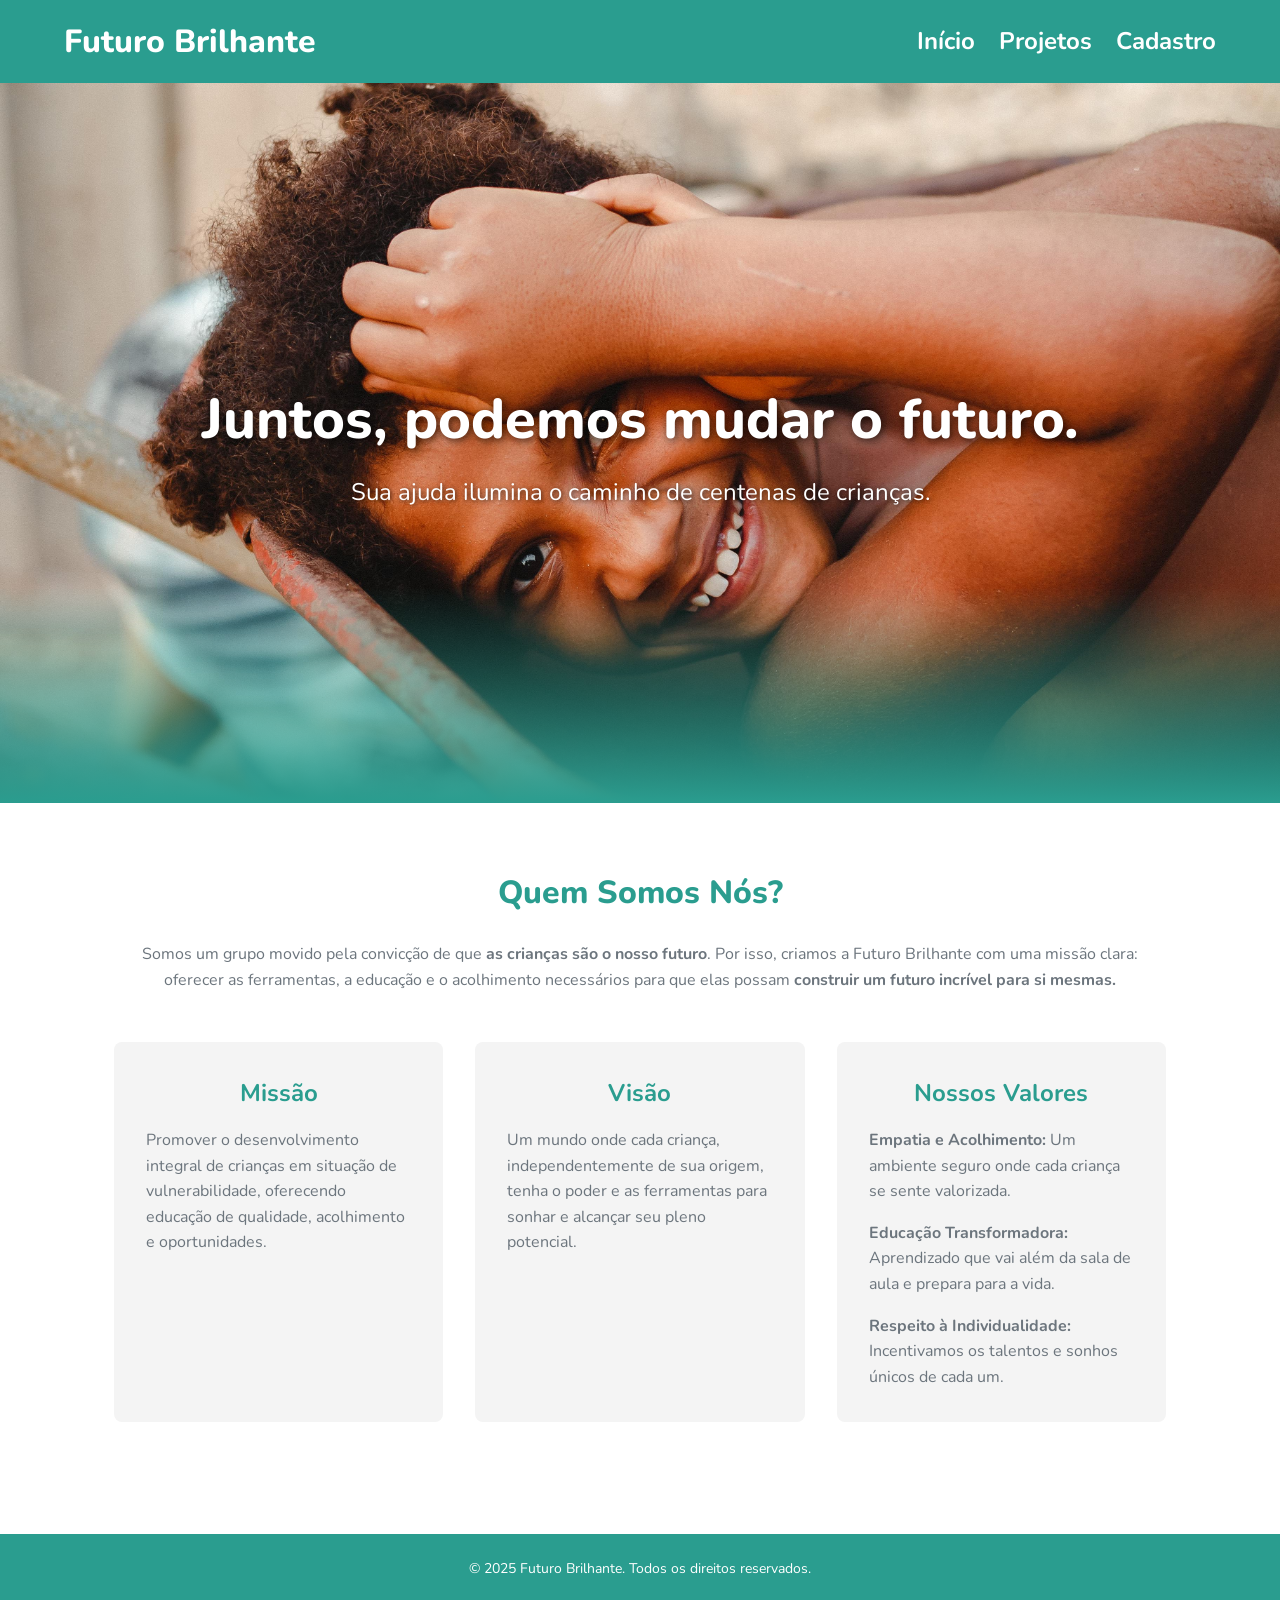
<file: index.html>
<!DOCTYPE html>
<html lang="br-pt">

<head>
    <meta charset="UTF-8">
    <meta name="viewport" content="width=device-width, initial-scale=1.0">
    <title>Futuro Brilhante | Início</title>
    <link rel="stylesheet" href="styles/style.css">
    <link rel="preconnect" href="https://fonts.googleapis.com">
    <link rel="preconnect" href="https://fonts.gstatic.com" crossorigin>
    <link href="https://fonts.googleapis.com/css2?family=Nunito:wght@400;700;800&display=swap" rel="stylesheet">
    <link rel="stylesheet"
        href="https://fonts.googleapis.com/css2?family=Material+Symbols+Outlined:opsz,wght,FILL,GRAD@24,400,0,0&icon_names=menu" />
</head>

<body>
    <header>
        <div class="div_container_header">
            <div class="nav_titulo">
                <h1 class="nav_h1">Futuro Brilhante</h1>
            </div>

            <button class="buttonToggle" id="menu-hamburguer">
                <span class="material-symbols-outlined">menu</span>
            </button>

            <nav class="nav_principal">
                <ul class="ul_nav" id="ul_nav">
                    <li class="li_nav"><a class="a_nav" href="index.html">Início</a></li>
                    <li class="li_nav"><a class="a_nav" href="paginas/projetos.html">Projetos</a></li>
                    <li class="li_nav"><a class="a_nav" href="paginas/cadastro.html">Cadastro</a></li>

                </ul>
            </nav>
        </div>
    </header>

    <main>
        <section class="hero-section">
            <div class="hero-texto">
                <h1>Juntos, podemos mudar o futuro.</h1>
                <p>Sua ajuda ilumina o caminho de centenas de crianças.</p>
            </div>
        </section>

        <section class="conteudo-principal">
            <div class="container">
                <div class="historia">

                    <h2 tabindex="0">Quem Somos Nós?</h2>
                    <p>
                        Somos um grupo movido pela convicção de que <strong>as crianças são o nosso futuro</strong>.
                        Por isso, criamos a Futuro Brilhante com uma missão clara: oferecer as ferramentas,
                        a educação e o acolhimento necessários para que elas possam <strong>construir um futuro incrível
                            para si mesmas.</strong>
                    </p>
                </div>

                <div class="valores_grid">
                    <div class="valores-card">
                        <h3 tabindex="0">Missão</h3>
                        <p>
                            Promover o desenvolvimento integral de crianças em situação de vulnerabilidade, oferecendo
                            educação de qualidade, acolhimento e oportunidades.
                        </p>
                    </div>

                    <div class="valores-card">
                        <h3 tabindex="0">Visão</h3>
                        <p>
                            Um mundo onde cada criança, independentemente de sua origem, tenha o poder e as ferramentas
                            para sonhar e alcançar seu pleno potencial.
                        </p>
                    </div>

                    <div class="valores-card">
                        <h3 tabindex="0">Nossos Valores</h3>
                        <ul class="lista-valores">
                            <li><strong>Empatia e Acolhimento:</strong> Um ambiente seguro onde cada criança se sente
                                valorizada.</li>
                            <li><strong>Educação Transformadora:</strong> Aprendizado que vai além da sala de aula e
                                prepara para a vida.</li>
                            <li><strong>Respeito à Individualidade:</strong> Incentivamos os talentos e sonhos únicos de
                                cada um.</li>
                        </ul>
                    </div>
                </div>
            </div>
        </section>
    </main>

    <footer>
        <p>&copy; <span>2025</span> Futuro Brilhante. Todos os direitos reservados.</p>
    </footer>

    <script src="scripts/script.js"></script>
</body>

</html>
</file>
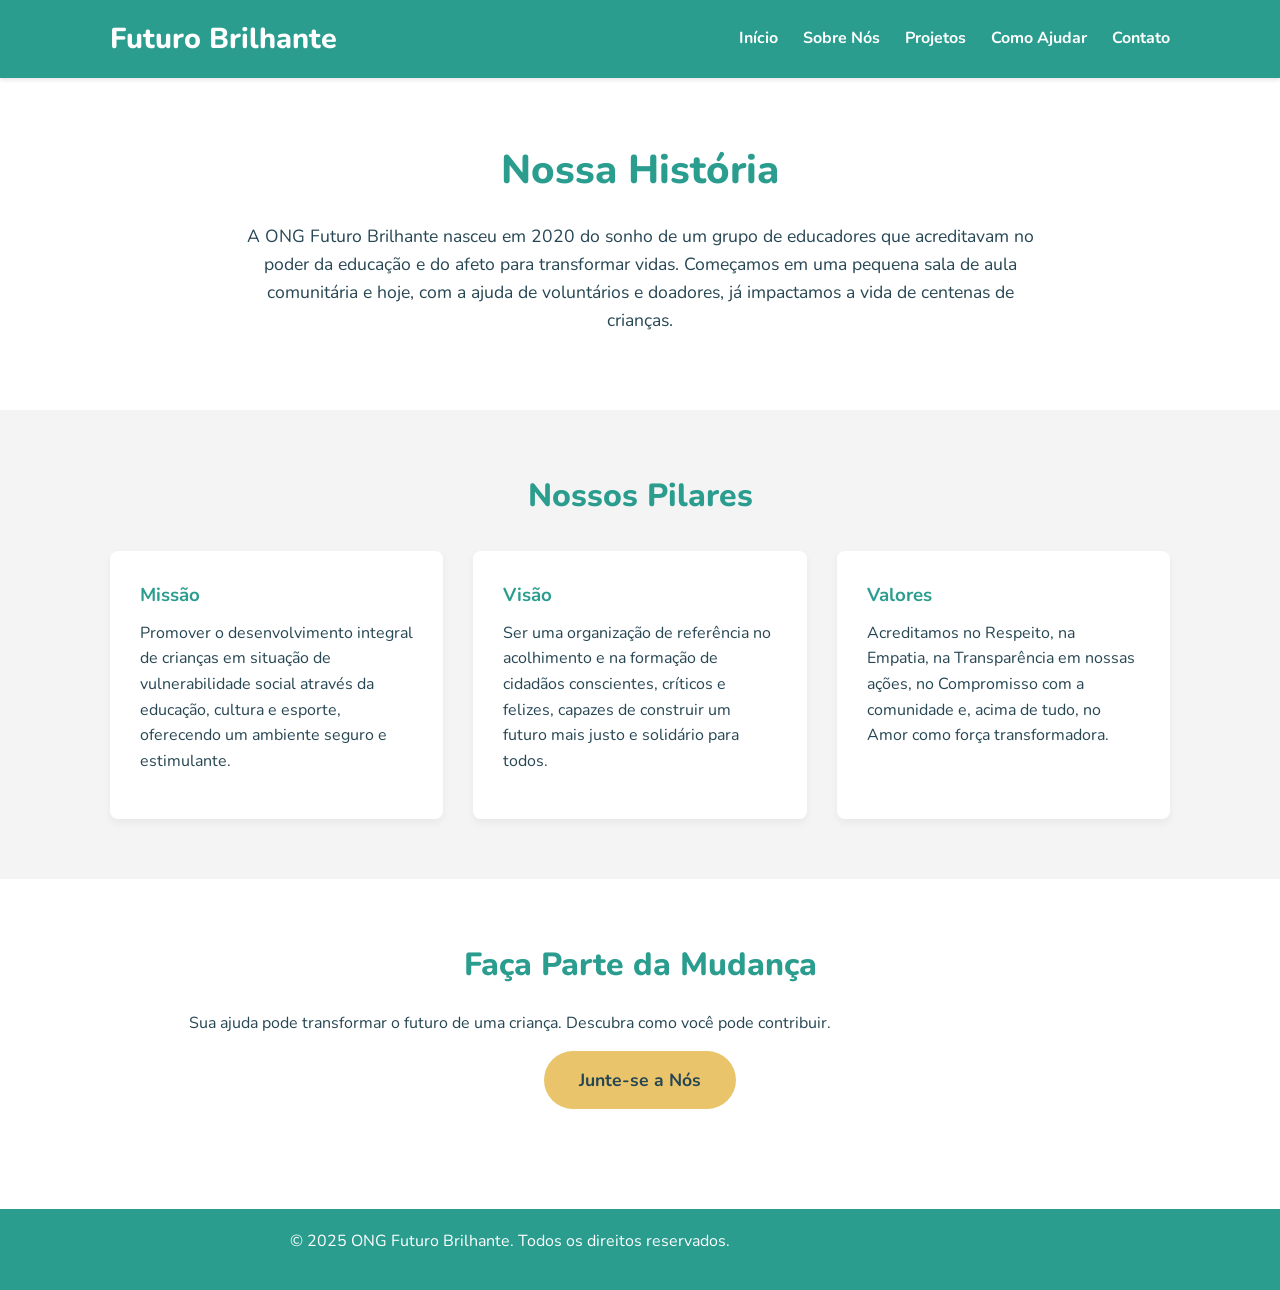
<file: sobre.html>
<!DOCTYPE html>
<html lang="pt-br">
<head>
    <meta charset="UTF-8">
    <meta name="viewport" content="width=device-width, initial-scale=1.0">
    <title>Sobre Nós | ONG Futuro Brilhante</title>
    
    <link rel="preconnect" href="https://fonts.googleapis.com">
    <link rel="preconnect" href="https://fonts.gstatic.com" crossorigin>
    <link href="https://fonts.googleapis.com/css2?family=Nunito:wght@400;700;800&display=swap" rel="stylesheet">

    <style>
        /* --- Configurações Gerais e Reset --- */
        * {
            margin: 0;
            padding: 0;
            box-sizing: border-box;
        }

        /* --- Paleta de Cores (Variáveis CSS) --- */
        :root {
            --verde-esperanca: #2A9D8F;
            --amarelo-vibrante: #E9C46A;
            --branco: #FFFFFF;
            --cinza-escuro: #264653; /* Cor principal do texto */
            --cinza-claro: #F4F4F4;  /* Cor para fundos de seção */
        }

        body {
            font-family: 'Nunito', sans-serif;
            background-color: var(--branco); /* Fundo principal */
            color: var(--cinza-escuro); /* Cor padrão do texto */
            line-height: 1.6;
        }

        .container {
            max-width: 1100px;
            margin: 0 auto;
            padding: 0 20px;
        }

        /* --- Cabeçalho e Navegação --- */
        header {
            background-color: var(--verde-esperanca);
            color: var(--branco);
            padding: 1rem 0;
            box-shadow: 0 2px 4px rgba(0,0,0,0.1);
        }

        header .container {
            display: flex;
            justify-content: space-between;
            align-items: center;
        }

        .logo {
            font-size: 1.8rem;
            font-weight: 800;
        }

        nav ul {
            list-style: none;
            display: flex;
        }

        nav ul li {
            margin-left: 25px;
        }

        nav a {
            color: var(--branco);
            text-decoration: none;
            font-weight: 700;
            transition: opacity 0.3s;
        }

        nav a:hover {
            opacity: 0.8;
        }

        /* --- Conteúdo Principal --- */
        main section {
            padding: 60px 0;
        }

        h1, h2 {
            color: var(--verde-esperanca); /* Títulos com a cor principal */
            margin-bottom: 20px;
            font-weight: 800;
        }
        
        h1 { font-size: 2.5rem; text-align: center; }
        h2 { font-size: 2rem; }

        p {
            margin-bottom: 15px;
            max-width: 800px; /* Melhora a legibilidade */
        }
        
        #hero p {
            text-align: center;
            font-size: 1.1rem;
            margin-left: auto;
            margin-right: auto;
        }


        /* --- Seção de Missão, Visão e Valores --- */
        #missao-visao-valores {
            background-color: var(--cinza-claro); /* Fundo de seção com o cinza claro */
        }

        .valores-grid {
            display: grid;
            grid-template-columns: repeat(auto-fit, minmax(280px, 1fr));
            gap: 30px;
            margin-top: 30px;
        }

        .valor-card {
            background-color: var(--branco);
            padding: 30px;
            border-radius: 8px;
            box-shadow: 0 4px 8px rgba(0,0,0,0.05);
        }

        .valor-card h3 {
            color: var(--verde-esperanca);
            margin-bottom: 10px;
        }

        /* --- Seção de Chamada para Ação (CTA) --- */
        #cta {
            text-align: center;
        }

        .cta-botao {
            display: inline-block;
            background-color: var(--amarelo-vibrante); /* Cor de destaque para o botão */
            color: var(--cinza-escuro); /* Texto do botão contrastante */
            padding: 15px 35px;
            font-size: 1.1rem;
            font-weight: 700;
            text-decoration: none;
            border-radius: 50px;
            transition: transform 0.3s, box-shadow 0.3s;
        }

        .cta-botao:hover {
            transform: translateY(-3px);
            box-shadow: 0 4px 12px rgba(0,0,0,0.15);
        }
        
        /* --- Rodapé --- */
        footer {
            background-color: var(--verde-esperanca); /* Cor principal no rodapé */
            color: var(--branco);
            text-align: center;
            padding: 20px 0;
            margin-top: 40px;
        }

    </style>
</head>
<body>

    <header>
        <div class="container">
            <div class="logo">Futuro Brilhante</div>
            <nav>
                <ul>
                    <li><a href="#">Início</a></li>
                    <li><a href="#">Sobre Nós</a></li>
                    <li><a href="#">Projetos</a></li>
                    <li><a href="#">Como Ajudar</a></li>
                    <li><a href="#">Contato</a></li>
                </ul>
            </nav>
        </div>
    </header>

    <main>
        <section id="hero">
            <div class="container">
                <h1>Nossa História</h1>
                <p>
                    A ONG Futuro Brilhante nasceu em 2020 do sonho de um grupo de educadores 
                    que acreditavam no poder da educação e do afeto para transformar vidas. 
                    Começamos em uma pequena sala de aula comunitária e hoje, com a ajuda de voluntários 
                    e doadores, já impactamos a vida de centenas de crianças.
                </p>
            </div>
        </section>

        <section id="missao-visao-valores">
            <div class="container">
                <h2 style="text-align: center;">Nossos Pilares</h2>
                <div class="valores-grid">
                    <div class="valor-card">
                        <h3>Missão</h3>
                        <p>Promover o desenvolvimento integral de crianças em situação de vulnerabilidade social através da educação, cultura e esporte, oferecendo um ambiente seguro e estimulante.</p>
                    </div>
                    <div class="valor-card">
                        <h3>Visão</h3>
                        <p>Ser uma organização de referência no acolhimento e na formação de cidadãos conscientes, críticos e felizes, capazes de construir um futuro mais justo e solidário para todos.</p>
                    </div>
                    <div class="valor-card">
                        <h3>Valores</h3>
                        <p>Acreditamos no Respeito, na Empatia, na Transparência em nossas ações, no Compromisso com a comunidade e, acima de tudo, no Amor como força transformadora.</p>
                    </div>
                </div>
            </div>
        </section>
        
        <section id="cta">
            <div class="container">
                <h2>Faça Parte da Mudança</h2>
                <p>Sua ajuda pode transformar o futuro de uma criança. Descubra como você pode contribuir.</p>
                <a href="#" class="cta-botao">Junte-se a Nós</a>
            </div>
        </section>

    </main>

    <footer>
        <div class="container">
            <p>&copy; 2025 ONG Futuro Brilhante. Todos os direitos reservados.</p>
        </div>
    </footer>

</body>
</html>
</file>
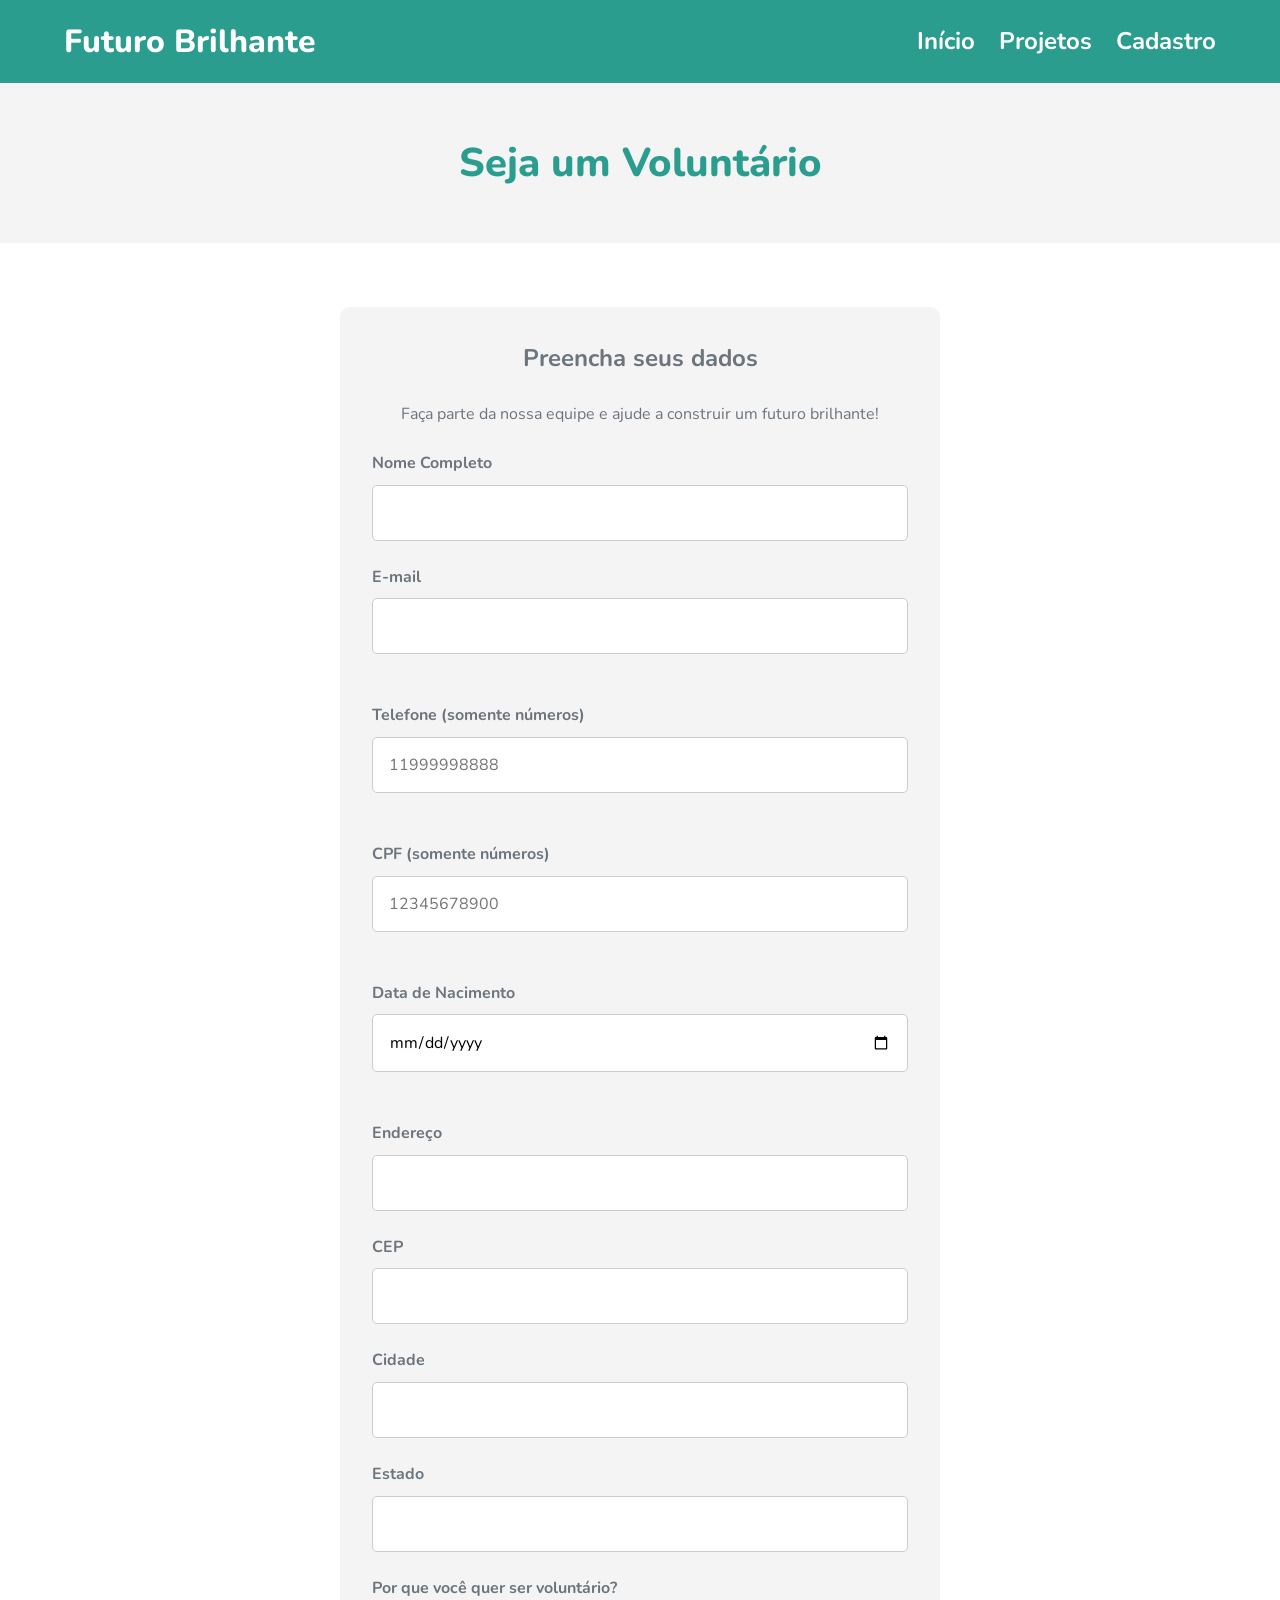
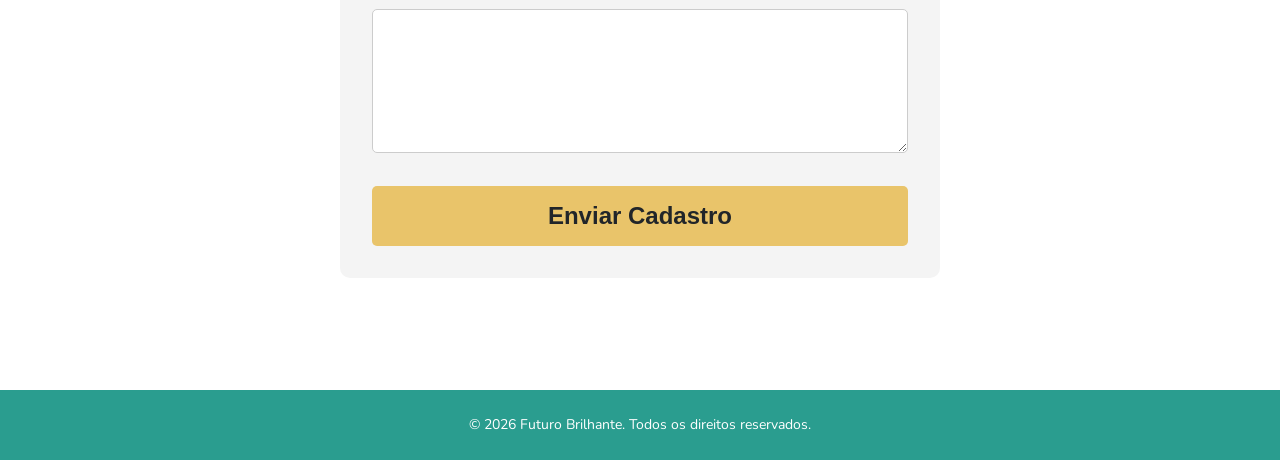
<file: paginas/cadastro.html>
<!DOCTYPE html>
<html lang="br-pt">
<head>
    <meta charset="UTF-8">
    <meta name="viewport" content="width=device-width, initial-scale=1.0">
    <title>ONGs/Cadastro</title>
    <link rel="stylesheet" href="../styles/style.css">
    <link rel="preconnect" href="https://fonts.googleapis.com">
    <link rel="preconnect" href="https://fonts.gstatic.com" crossorigin>
    <link href="https://fonts.googleapis.com/css2?family=Nunito:wght@400;700;800&display=swap" rel="stylesheet">
    <link rel="stylesheet"
        href="https://fonts.googleapis.com/css2?family=Material+Symbols+Outlined:opsz,wght,FILL,GRAD@24,400,0,0&icon_names=menu" />
</head>
<body>
    <header>
        <div class="div_container_header">
            <div class="nav_titulo">
                <h1 class="nav_h1">Futuro Brilhante</h1>
            </div>

            <button class="buttonToggle" id="menu-hamburguer">
                <span class="material-symbols-outlined">menu</span>
            </button>

            <nav class="nav_principal">
                <ul class="ul_nav" id="ul_nav">
                    <li class="li_nav"><a class="a_nav" href="../index.html">Início</a></li>
                    <li class="li_nav"><a class="a_nav" href="projetos.html">Projetos</a></li>
                    <li class="li_nav"><a class="a_nav" href="cadastro.html">Cadastro</a></li>

                </ul>
            </nav>
        </div>
    </header>

    <main>
        <section class="pagina-titulo-section">
            <div class="pagina-titulo-texto">
                <h1>Seja um Voluntário</h1>
            </div>
        </section>

        <section class="conteudo-principal">
            <div class="container">
                <form class="form-cadastro">
                    <h2>Preencha seus dados</h2>
                    <p>Faça parte da nossa equipe e ajude a construir um futuro brilhante!</p>
                    
                    <label for="nome">Nome Completo</label>
                    <input type="text" id="nome" name="nome" required>

                    <label for="email">E-mail</label>
                    <input type="email" id="email" name="email" required>
                    <p class="mensagem-erro" id="erro-email"></p>
                    
                    <label for="telefone">Telefone (somente números)</label>
                    <input type="tel" id="telefone" pattern="\d{10,11}" name="telefone" placeholder="11999998888" required maxlength="11">
                    <p class="mensagem-erro" id="erro-telefone"></p>

                    <label for="cpf">CPF (somente números)</label>
                    <input type="text" id="cpf" name="cpf" placeholder="12345678900" pattern="[0-9]{11}" required maxlength="11">
                    <p class="mensagem-erro" id="erro-cpf"></p>

                    <label for="dataNacimento">Data de Nacimento</label>
                    <input type="date" name="dataNacimento" id="dataNacimento" >
                    <p class="mensagem-erro" id="erro-dataNacimento" ></p>

                    <label for="endereco">Endereço</label>
                    <input type="text" name="endereco" id="endereco">

                    <label for="cep">CEP</label>
                    <input type="text" name="cep" id="cep" pattern="\d{8}">

                    <label for="cidade">Cidade</label>
                    <input type="text" name="cidade" id="cidade">

                    <label for="estado">Estado</label>
                    <input type="text" name="estado" id="estado">

                    <label for="mensagem">Por que você quer ser voluntário?</label>
                    <textarea id="mensagem" name="mensagem" rows="5" required></textarea>

                    <button type="submit">Enviar Cadastro</button>
                </form>
            </div>
        </section>
    </main>

    <footer>
        <p>&copy; <span id="ano-atual"></span> Futuro Brilhante. Todos os direitos reservados.</p>
    </footer>

    <script src="../scripts/script.js"></script>
</body>
</html>
</file>
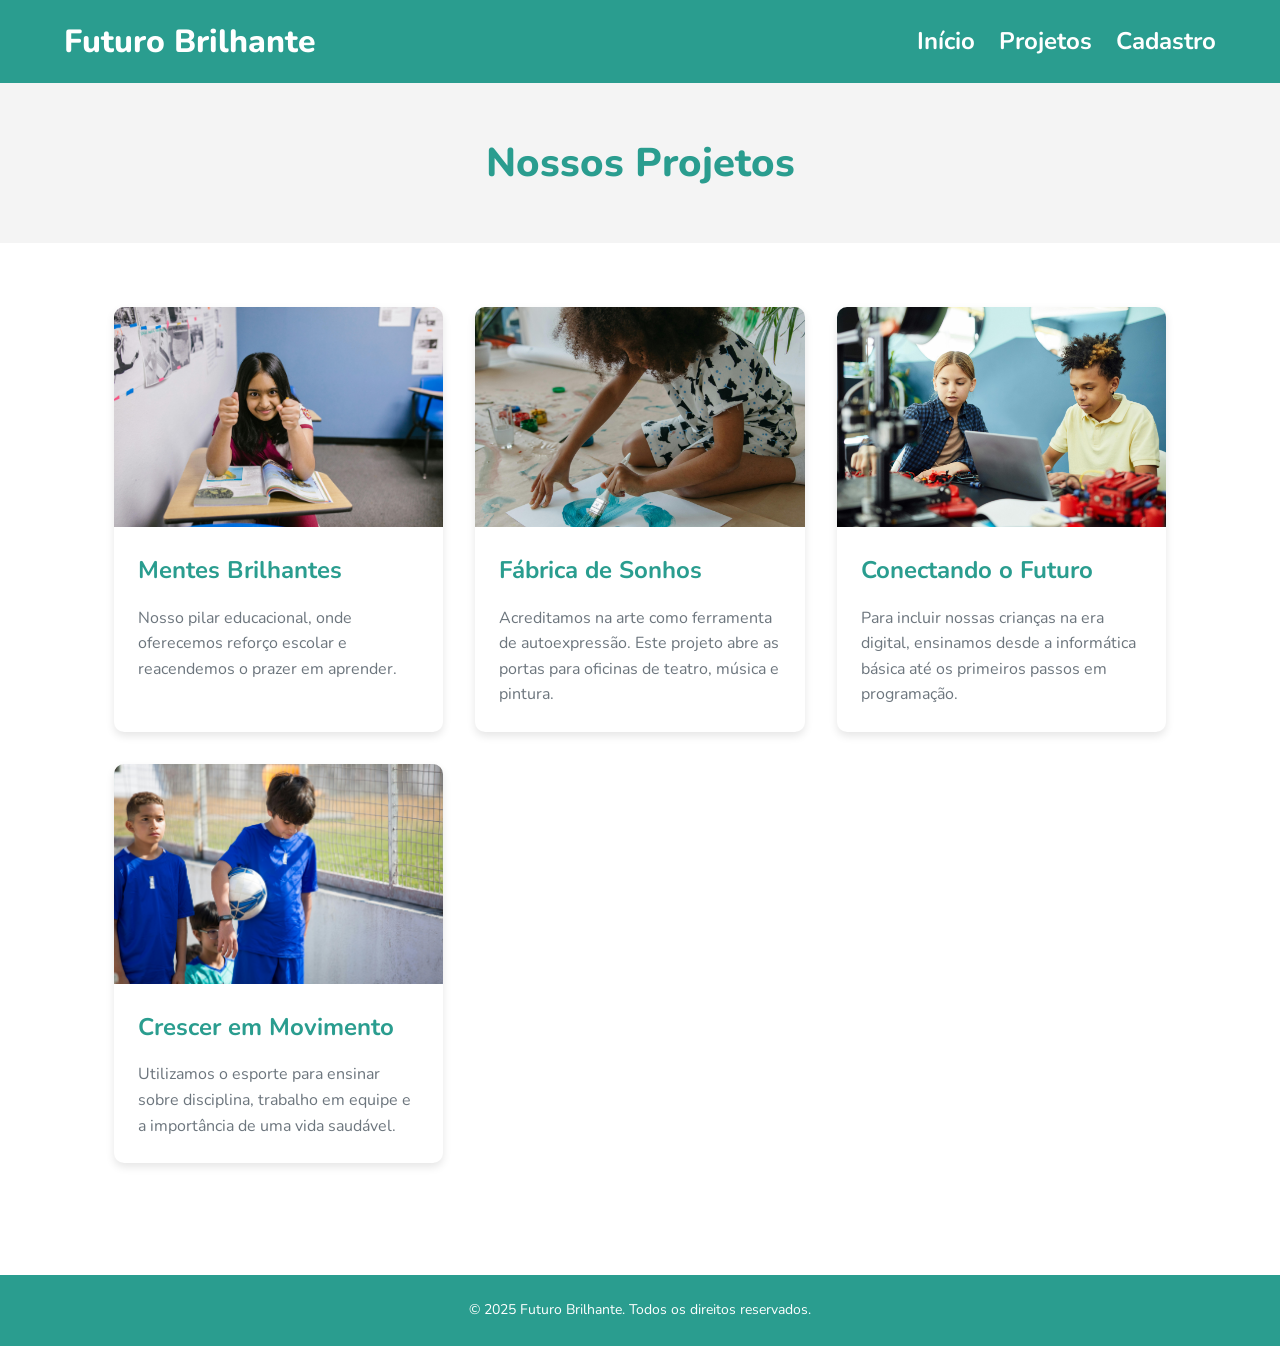
<file: paginas/projetos.html>
<!DOCTYPE html>
<html lang="br-pt">
<head>
    <meta charset="UTF-8">
    <meta name="viewport" content="width=device-width, initial-scale=1.0">
    <title>ONGs/Projetos</title>
    <link rel="stylesheet" href="../styles/style.css">
    <link rel="preconnect" href="https://fonts.googleapis.com">
    <link rel="preconnect" href="https://fonts.gstatic.com" crossorigin>
    <link href="https://fonts.googleapis.com/css2?family=Nunito:wght@400;700;800&display=swap" rel="stylesheet">
    <link rel="stylesheet"
        href="https://fonts.googleapis.com/css2?family=Material+Symbols+Outlined:opsz,wght,FILL,GRAD@24,400,0,0&icon_names=menu" />
</head>
<body>
    <header>
        <div class="div_container_header">
            <div class="nav_titulo">
                <h1 class="nav_h1">Futuro Brilhante</h1>
            </div>

            <button class="buttonToggle" id="menu-hamburguer">
                <span class="material-symbols-outlined">menu</span>
            </button>

            <nav class="nav_principal">
                <ul class="ul_nav" id="ul_nav">
                    <li class="li_nav"><a class="a_nav" href="../index.html">Início</a></li>
                    <li class="li_nav"><a class="a_nav" href="projetos.html">Projetos</a></li>
                    <li class="li_nav"><a class="a_nav" href="cadastro.html">Cadastro</a></li>

                </ul>
            </nav>
        </div>
    </header>

    <main>
        <section class="pagina-titulo-section">
            <div class="pagina-titulo-texto">
                <h1>Nossos Projetos</h1>
            </div>
        </section>

        <section class="conteudo-principal">
            <div class="container">
                <div class="projetos-grid">
                    <div class="card-project">
                        <div class="card-imgs">
                            <img src="../assets/imgs/pexels-rdne-6936400.jpg" alt="Crianças estudando">
                        </div>
                        <div class="card-text">
                            <h3 tabindex="0">Mentes Brilhantes</h3>
                            <p>Nosso pilar educacional, onde oferecemos reforço escolar e reacendemos o prazer em aprender.</p>
                        </div>
                    </div>
                    <div class="card-project">
                        <div class="card-imgs">
                            <img src="../assets/imgs/pexels-anastasia-shuraeva-6966341.jpg" alt="Criança pintando">
                        </div>
                        <div class="card-text">
                            <h3 tabindex="0">Fábrica de Sonhos</h3>
                            <p>Acreditamos na arte como ferramenta de autoexpressão. Este projeto abre as portas para oficinas de teatro, música e pintura.</p>
                        </div>
                    </div>
                    <div class="card-project">
                        <div class="card-imgs">
                            <img src="../assets/imgs/pexels-vanessa-loring-7869230.jpg" alt="Criança usando notebook">
                        </div>
                        <div class="card-text">
                            <h3 tabindex="0">Conectando o Futuro</h3>
                            <p>Para incluir nossas crianças na era digital, ensinamos desde a informática básica até os primeiros passos em programação.</p>
                        </div>
                    </div>
                    <div class="card-project">
                        <div class="card-imgs">
                            <img src="../assets/imgs/pexels-kampus-8941579.jpg" alt="Crianças jogando futebol">
                        </div>
                        <div class="card-text">
                            <h3 tabindex="0">Crescer em Movimento</h3>
                            <p>Utilizamos o esporte para ensinar sobre disciplina, trabalho em equipe e a importância de uma vida saudável.</p>
                        </div>
                    </div>
                </div>
            </div>
        </section>
    </main>
    
    <footer>
        <p>&copy; <span>2025</span> Futuro Brilhante. Todos os direitos reservados.</p>
    </footer>
    <script src="../scripts/script.js"></script>
</body>
</html>
</file>
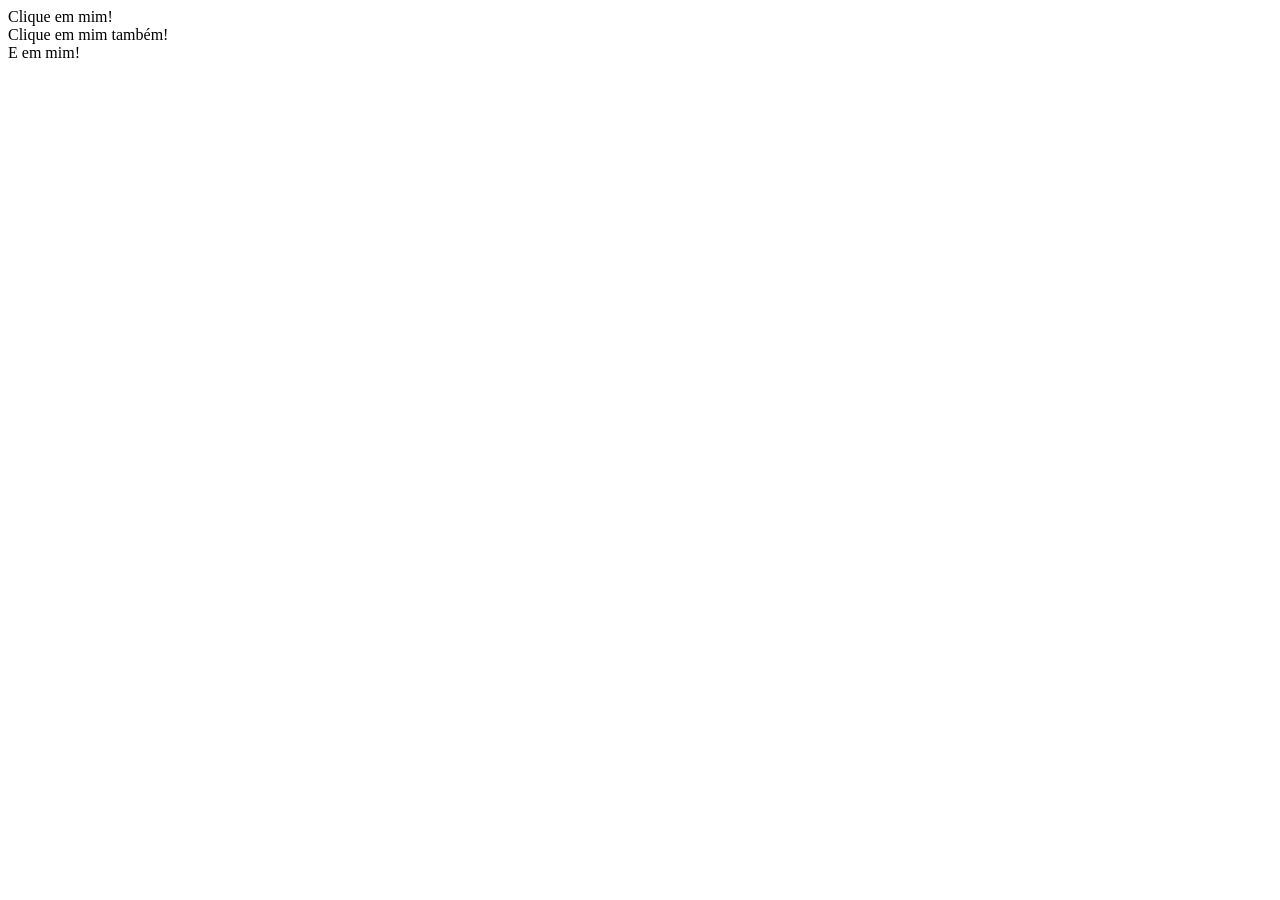
<file: teste/acessasibilidade.html>
<!DOCTYPE html>
<html lang="pt-br">
<head>
    <meta charset="UTF-8">
    <meta name="viewport" content="width=device-width, initial-scale=1.0">
    <title>Document</title>
</head>
<body>

    <div data-message="Esse é do primeiro botão" tabindex="0">Clique em mim!</div>
<div data-message="Esse é do segundo botão" tabindex="0">
  Clique em mim também!
</div>
<div data-message="Esse é do terceiro botão" tabindex="0">E em mim!</div>
    
</body>
</html>
</file>
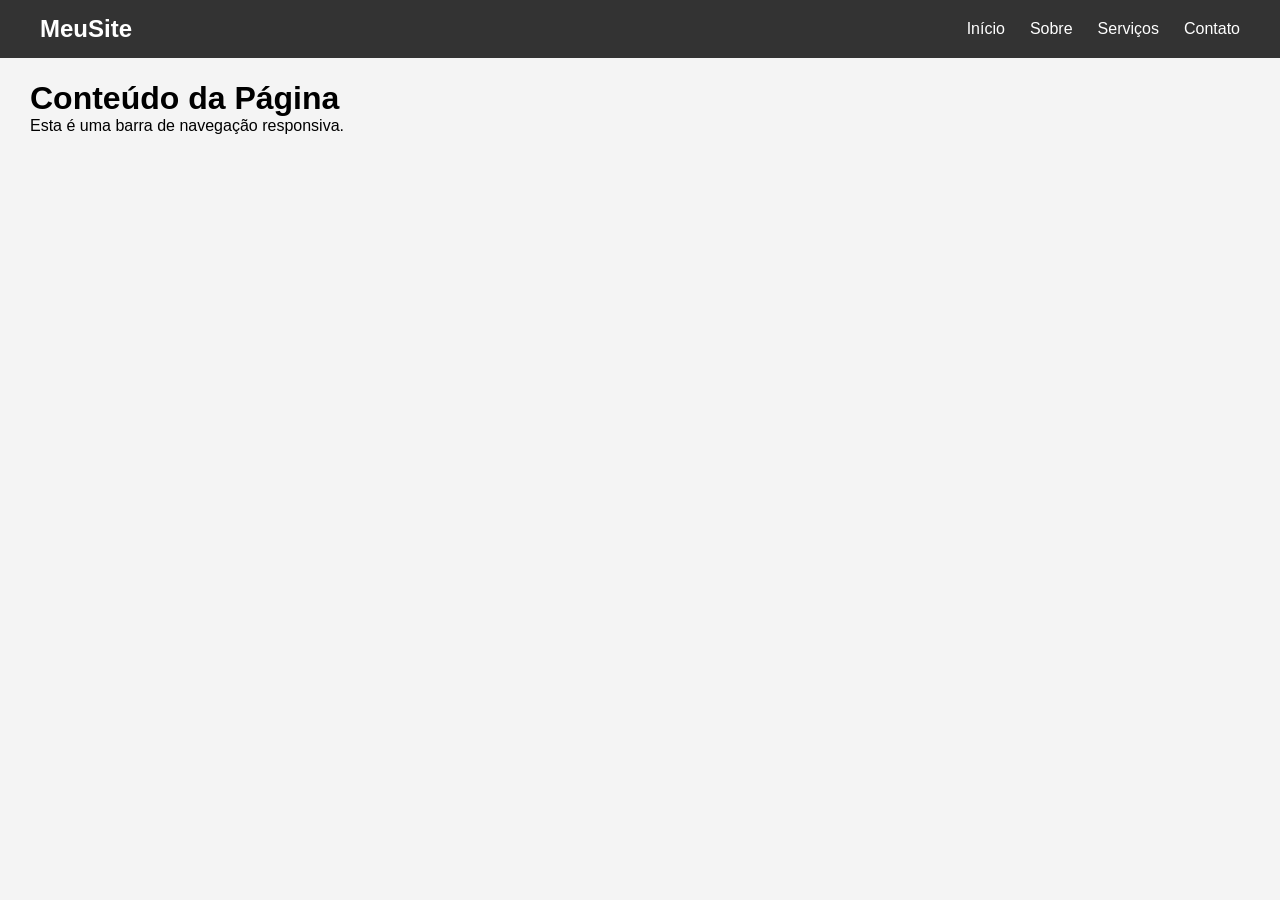
<file: teste/teste.html>
<!DOCTYPE html>
<html lang="pt-br">
<head>
    <meta charset="UTF-8">
    <meta name="viewport" content="width=device-width, initial-scale=1.0">
    <title>Barra de Navegação Responsiva</title>
    <link rel="stylesheet" href="style.css">
    <link rel="stylesheet" href="https://cdnjs.cloudflare.com/ajax/libs/font-awesome/6.5.2/css/all.min.css">
</head>
<body>

    <nav class="navbar">
        <div class="navbar-container">
            <a href="#" class="logo">MeuSite</a>

            <button class="menu-toggle" id="menu-toggle">
                <i class="fas fa-bars"></i>
            </button>

            <ul class="nav-menu" id="nav-menu">
                <li><a href="#">Início</a></li>
                <li><a href="#">Sobre</a></li>
                <li><a href="#">Serviços</a></li>
                <li><a href="#">Contato</a></li>
            </ul>
        </div>
    </nav>

    <main>
        <h1>Conteúdo da Página</h1>
        <p>Esta é uma barra de navegação responsiva.</p>
    </main>

    <script src="script.js"></script>
</body>
</html>
</file>
<file: styles/style.css>
* {
    margin: 0;
    padding: 0;
    box-sizing: border-box;
}

:root {
    /* PALETAS DE CORES */

    /*CORES DE FUNDOS  */
    --cor-primaria-verde: #2A9D8F;
    --cor-fundo-principal: #FFFFFF;
    --cor-fundo-card-cinza: #F4F4F4;
    --cor-fundo-secao: #F4F4F4;
    /* CORES DE TEXTOS */
    --cor-texto-principal: #212529;
    --cor-texto-secundario: #6c757d;
    /* CORES DE BUTTON */
    --cor-acao-amarelo: #E9C46A;

    /* --- TAMANHOS DE FONTE --- */
    --fonte-tamanho-xxl: 2.5rem;/* 40px */
    --fonte-tamanho-xl: 2.0rem;/* 32px */
    --fonte-tamanho-lg: 1.5rem;/* 24px */
    --fonte-tamanho-base: 1rem;/* 16px */
    --fonte-tamanho-sm: 0.875rem;/* 14px */

    /* --- PESOS DE FONTE (da fonte Nunito) --- */
    --fonte-peso-regular: 400;
    --fonte-peso-bold: 700;
    --fonte-peso-extrabold: 800;

    /* --- ESPAÇAMENTO --- */
  --espaco-xs:  0.5rem;   /* 8px */
  --espaco-sm:  1rem;     /* 16px */
  --espaco-md:  1.5rem;   /* 24px */
  --espaco-lg:  2rem;     /* 32px */
  --espaco-xl:  3rem;     /* 48px */
  --espaco-xxl: 4rem;     /* 64px */
}

/* GERAL */
body {
    font-family: 'Nunito', sans-serif;
    background-color: var(--cor-fundo-principal);
    color: var(--cor-texto-secundario);
    line-height: 1.6;
}

.container {
    max-width: 1100px;
    margin: 0 auto;
    padding: 0 var(--espaco-md);
}

.conteudo-principal {
    padding: var(--espaco-xxl) 0;
}

/* --- CABEÇALHO E NAVEGAÇÃO --- */
header {
    background-color: var(--cor-primaria-verde);
    color: var(--cor-fundo-principal);
    padding: var(--espaco-sm) 0;
    box-shadow: 0 2px 4px rgba(0, 0, 0, 0.1);
}

header .div_container_header {
    display: flex;
    justify-content: space-between;
    align-items: center;
    max-width: 1200px;
    margin: 0 auto;
    padding: 0 var(--espaco-md);
}

.nav_h1 {
    font-size: var(--fonte-tamanho-xl);
    font-weight: var(--fonte-peso-extrabold);
}

.nav_principal .ul_nav {
    list-style: none;
    display: flex;
}

.nav_principal .li_nav {
    margin-left: var(--espaco-md);
}

.nav_principal .a_nav {
    text-decoration: none;
    color: var(--cor-fundo-principal);
    font-weight: var(--fonte-peso-bold);
    transition: opacity 0.3s;
    font-size: var(--fonte-tamanho-lg);
}

.a_nav:hover {
    opacity: 0.8;
}

/* Esconde o botão em telas maiores */
.buttonToggle {
    display: none;
    background: none;
    border: none;
    color: var(--cor-fundo-principal);
    cursor: pointer;
}

.buttonToggle .material-symbols-outlined {
    font-size: var(--fonte-tamanho-xxl);
}

/* --- SEÇÃO HERO (PÁGINA INICIAL) --- */
.hero-section {
    position: relative;
    height: 80vh;
    width: 100%;
    display: flex;
    justify-content: center;
    align-items: center;
    background-image: url('../assets/imgs/pexels-eliomar-reis-32249053-7031742.jpg');
    background-size: cover;
    background-position: center;
}

.hero-section::before {
    content: '';
    position: absolute;
    top: 0;
    left: 0;
    width: 100%;
    height: 100%;
    background: linear-gradient(to top, rgba(42, 157, 143, 1) 0%, transparent 30%);
}

.hero-texto {
    position: relative;
    color: var(--cor-fundo-principal);
    text-align: center;
    padding: var(--espaco-md);
    z-index: 1;

}

.hero-texto h1 {
    font-size: 3.5rem;
    font-weight: var(--fonte-peso-extrabold);
    text-shadow: 2px 2px 8px rgba(0, 0, 0, 0.7);
}

.hero-texto p {
    font-size: var(--fonte-tamanho-lg);
    text-shadow: 1px 1px 4px rgba(0, 0, 0, 0.7);
    margin-top: var(--espaco-xs);
}


/* --- CONTEÚDO PÁGINA INICIAL --- */
.historia {
    text-align: center;
    margin-bottom: var(--espaco-xl);
}


.historia h2 {
    color: var(--cor-primaria-verde);
    margin-bottom: var(--espaco-md);
    font-size: var(--fonte-tamanho-xl);
    font-weight: var(--fonte-peso-extrabold);
}

.pagina-titulo-section {
    background-color: var(--cor-fundo-secao);
    padding: var(--espaco-xl) 0;
}

.pagina-titulo-texto {
    color: var(--cor-primaria-verde);
    text-align: center;
}

.pagina-titulo-texto h1 {
    font-size: var(--fonte-tamanho-xxl);
    font-weight: var(--fonte-peso-extrabold);
}


/* Cards */
.valores_grid {
    display: grid;
    grid-template-columns: repeat(auto-fit, minmax(300px, 1fr));
    gap: var(--espaco-lg);
    margin-top: var(--espaco-xl);
}

.valores-card {
    background-color: var(--cor-fundo-card-cinza);
    padding: var(--espaco-lg);
    border-radius: var(--espaco-xs);
}

.valores-card h3 {
    color: var(--cor-primaria-verde);
    text-align: center;
    margin-bottom: var(--espaco-sm);
    font-size: var(--fonte-tamanho-lg);
    font-weight: var(--fonte-peso-bold );
}

.lista-valores {
    list-style: none;
    padding: 0;
}

.lista-valores li {
    margin-bottom: var(--espaco-sm);
}

.lista-valores li:last-child {
    margin-bottom: 0;
}


.projetos-grid {
    display: grid;
    grid-template-columns: repeat(auto-fit, minmax(320px, 1fr));
    gap: var(--espaco-lg);
}

.card-project {
    background-color: var(--cor-fundo-principal);
    border-radius: 10px;
    box-shadow: 0 4px 8px rgba(0, 0, 0, 0.1);
    overflow: hidden;
    display: flex;
    flex-direction: column;
    transition: transform 0.3s, box-shadow 0.3s;
}

.card-project:hover {
    transform: translateY(-5px);
    box-shadow: 0 6px 12px rgba(0, 0, 0, 0.15);
}

.card-imgs {
    height: 220px;
    width: 100%;
}

.card-imgs img {
    width: 100%;
    height: 100%;
    object-fit: cover;
    display: block;
}

.card-text {
    padding: var(--espaco-md);
    flex-grow: 1;
}

.card-text h3 {
    color: var(--cor-primaria-verde);
    margin-bottom: var(--espaco-sm);
    font-size: var(--fonte-tamanho-lg);
    font-weight: var(--fonte-peso-bold);
}


/* Formulario */
.form-cadastro {
    max-width: 600px;
    margin: 0 auto;
    padding: var(--espaco-lg);
    background-color: var(--cor-fundo-card-cinza);
    border-radius: 10px;
}

.form-cadastro h2,
.form-cadastro p {
    text-align: center;
    margin-bottom: var(--espaco-md);
}

.form-cadastro label {
    display: block;
    margin-bottom: var(--espaco-xs);
    font-weight: var(--fonte-peso-bold);
}

.form-cadastro input,
.form-cadastro textarea {
    width: 100%;
    padding: var(--espaco-sm);
    margin-bottom: var(--espaco-md);
    border: 1px solid #ccc;
    border-radius: 5px;
    font-family: 'Nunito', sans-serif;
    font-size: var(--fonte-tamanho-base);
}

.form-cadastro button {
    width: 100%;
    padding: var(--espaco-sm);
    background-color: var(--cor-acao-amarelo);
    color: var(--cor-texto-principal);
    border: none;
    border-radius: 5px;
    font-size: var(--fonte-tamanho-lg);
    font-weight: var(--fonte-peso-bold);
    cursor: pointer;
    transition: background-color 0.3s;
}

.form-cadastro button:hover {
    background-color: #f1bf54;
}


/* footer */
footer {
    background-color: var(--cor-primaria-verde);
    color: var(--cor-fundo-principal);
    text-align: center;
    padding: var(--espaco-md) 0;
    margin-top: var(--espaco-xl);
    font-size: var(--fonte-tamanho-sm);
    font-weight: var(--fonte-tamanho-sm);
}

/* mensages  */
.mensagem-erro {
    color: #c0392b;
    font-size: var(--fonte-tamanho-sm);
    margin-top: -15px;
    margin-bottom: var(--espaco-sm);
    display: block;
    height: 1rem;
}

.input-erro {
    border: 2px solid #c0392b !important;
    background-color: #fbe9e7;
}


/* resposividade para mobile */

@media (max-width: 768px) {

    .buttonToggle {
        display: block;
    }


    .nav_principal {
        position: absolute;
        top: 80px;
        left: 0;
        width: 100%;
        background-color: var(--cor-primaria-verde);

        max-height: 0;
        overflow: hidden;
        transition: max-height 0.4s ease-out;
        z-index: 1000;
    }


    .nav_principal.ativo {
        max-height: 300px;
        box-shadow: 0 4px 6px rgba(0, 0, 0, 0.1);
    }


    .nav_principal .ul_nav {
        flex-direction: column;
        align-items: center;
        padding: var(--espaco-md) 0;
        gap: var(--espaco-sm);
    }

    .nav_principal .li_nav {
        margin-left: 0;
        width: 100%;
        text-align: center;
    }

    .nav_principal .a_nav {
        font-size: var(--fonte-tamanho-lg);
        padding: var(--espaco-sm) 0;
        display: block;
    }


    .hero-texto h1,
    .pagina-titulo-texto h1 {
        font-size: var(--fonte-tamanho-lg);
    }
}
</file>
<file: teste/style.css>
/* Reset básico e estilos do corpo */
* {
    margin: 0;
    padding: 0;
    box-sizing: border-box;
}

body {
    font-family: Arial, sans-serif;
    background-color: #f4f4f4;
}

/* Estilo da Barra de Navegação */
.navbar {
    background-color: #333;
    color: white;
    padding: 15px 30px;
    position: fixed;
    width: 100%;
    top: 0;
    left: 0;
    z-index: 1000;
}

.navbar-container {
    display: flex;
    justify-content: space-between; /* Alinha o logo à esquerda e o menu à direita */
    align-items: center;
    width: 100%;
    max-width: 1200px;
    margin: 0 auto;
}

.logo {
    color: white;
    text-decoration: none;
    font-size: 1.5rem;
    font-weight: bold;
}

.nav-menu {
    list-style: none;
    display: flex; /* Coloca os links lado a lado */
    gap: 25px; /* Espaçamento entre os links */
}

.nav-menu a {
    color: white;
    text-decoration: none;
    font-size: 1rem;
    transition: color 0.3s ease;
}

.nav-menu a:hover {
    color: #00bcd4; /* Cor ao passar o mouse */
}

/* Botão "Hamburger" - escondido por padrão em telas grandes */
.menu-toggle {
    display: none;
    background: none;
    border: none;
    color: white;
    font-size: 1.8rem;
    cursor: pointer;
}

/* Conteúdo principal para não ficar atrás da navbar fixa */
main {
    padding-top: 80px;
    padding: 80px 30px 30px;
}


/* --- Media Query para Responsividade --- */
/* Estilos para telas com largura máxima de 768px (tablets e celulares) */
@media (max-width: 768px) {
    .menu-toggle {
        display: block; /* Mostra o botão "hamburger" */
    }

    .nav-menu {
        display: none; /* Esconde o menu de links por padrão */
        flex-direction: column; /* Organiza os links verticalmente */
        width: 100%;
        position: absolute;
        top: 60px; /* Posição abaixo da navbar */
        left: 0;
        background-color: #333;
        text-align: center;
    }
    
    /* Classe que será adicionada/removida via JavaScript */
    .nav-menu.active {
        display: flex; /* Mostra o menu quando a classe 'active' está presente */
    }

    .nav-menu li {
        padding: 15px 0;
        width: 100%;
        border-top: 1px solid #444;
    }

    .nav-menu a:hover {
        background-color: #444;
        width: 100%;
        display: block;
    }
}
</file>
